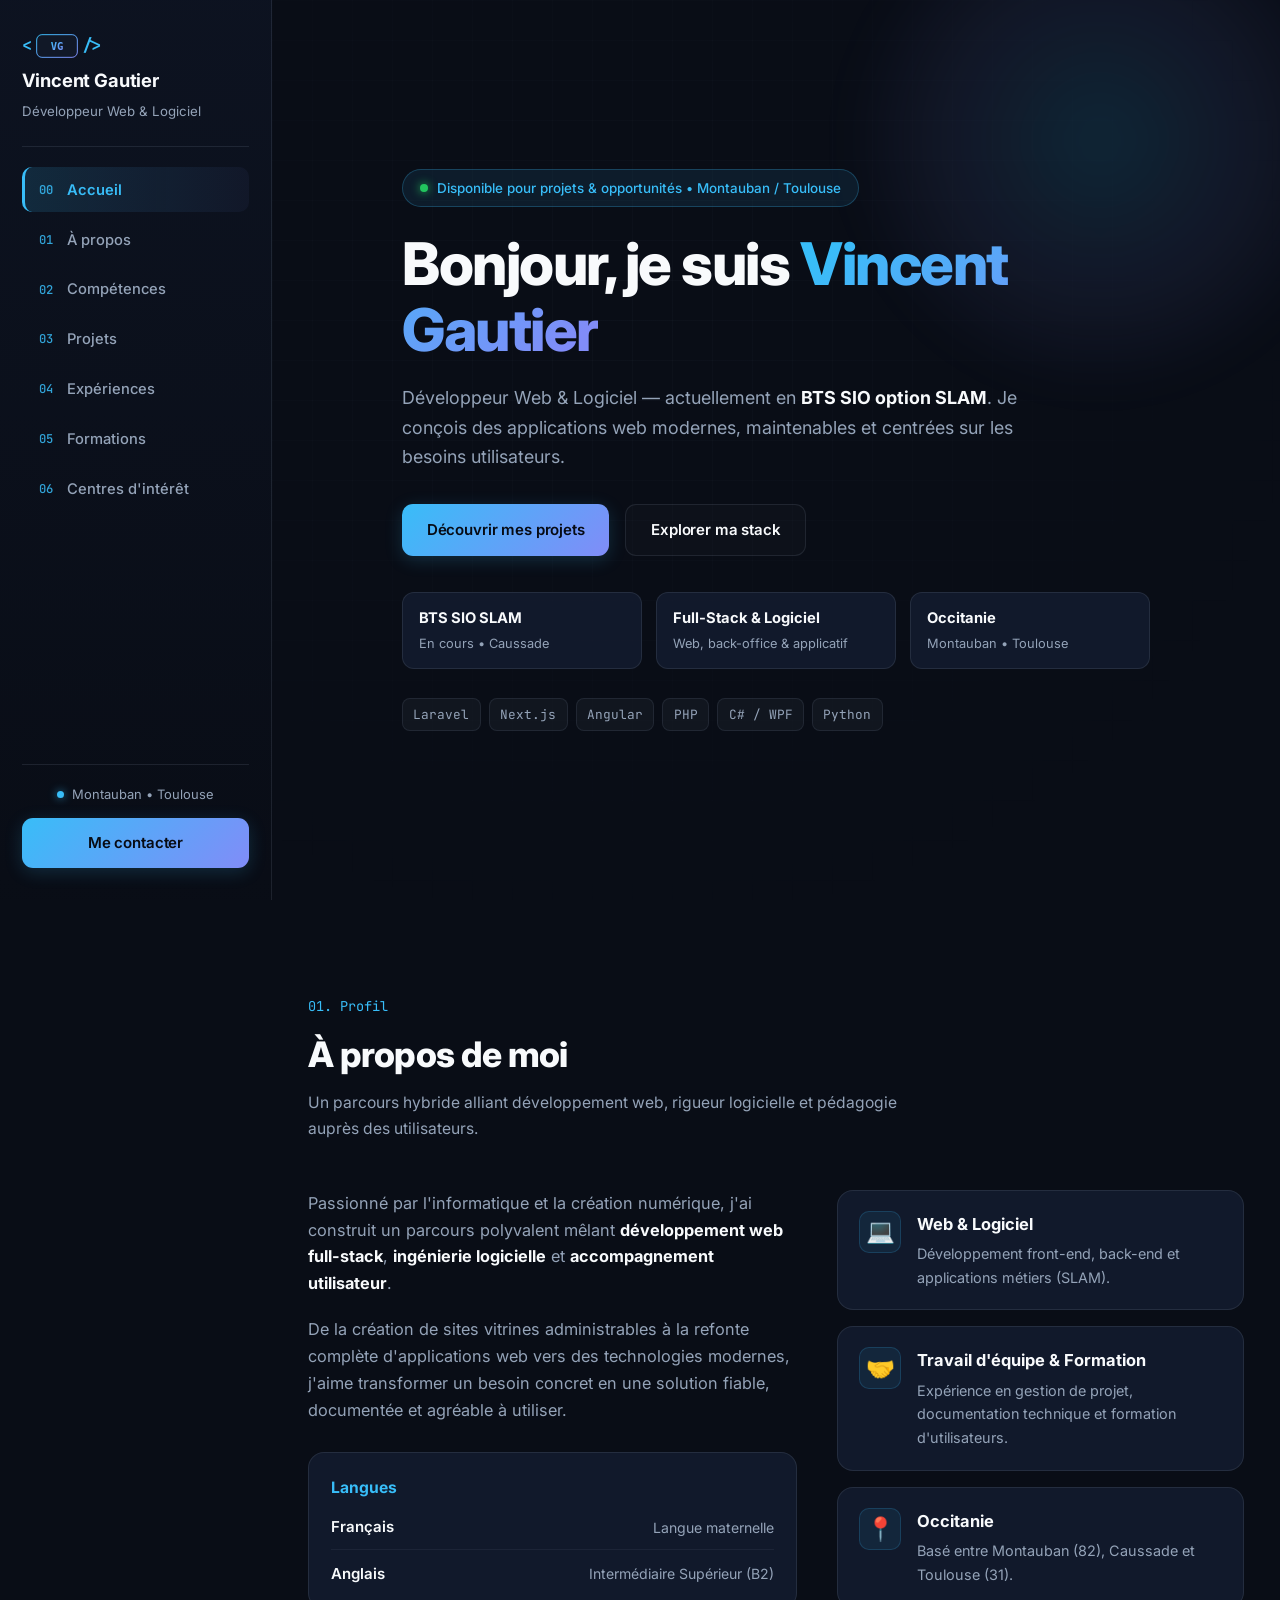
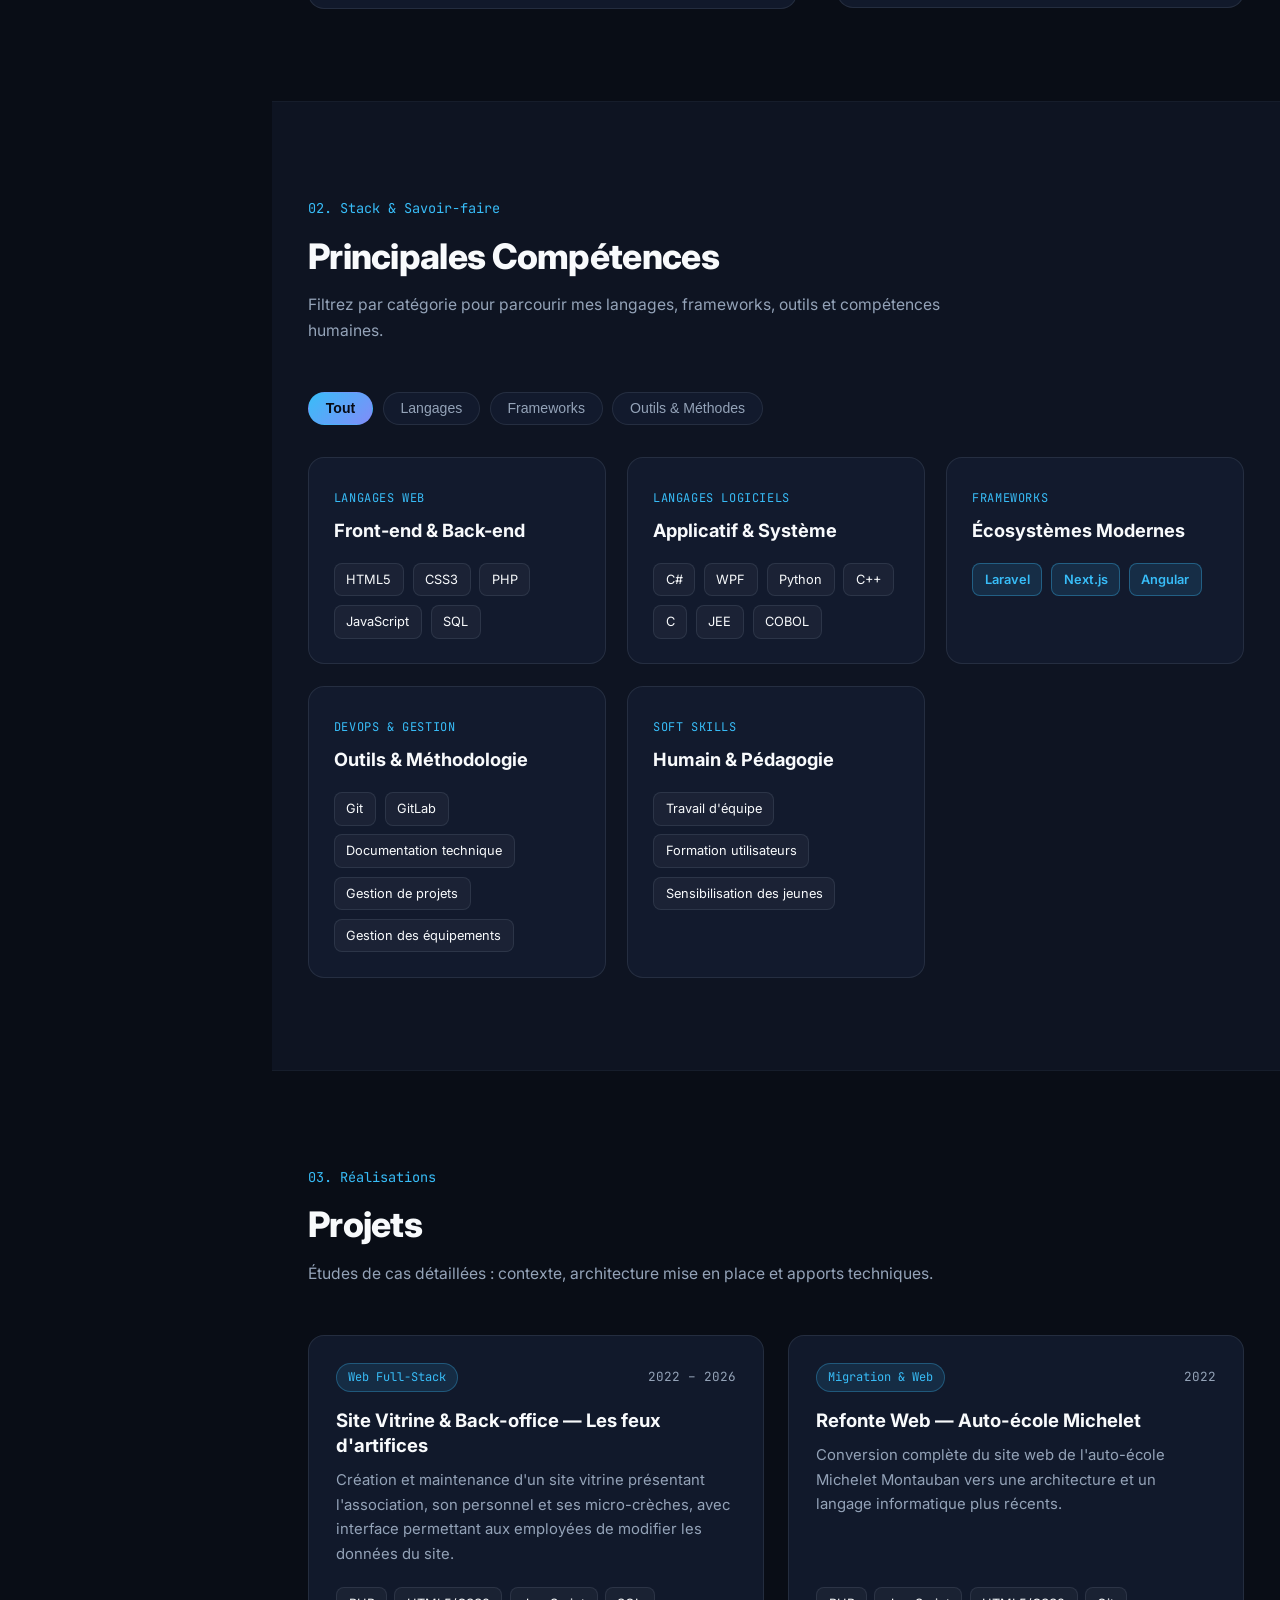
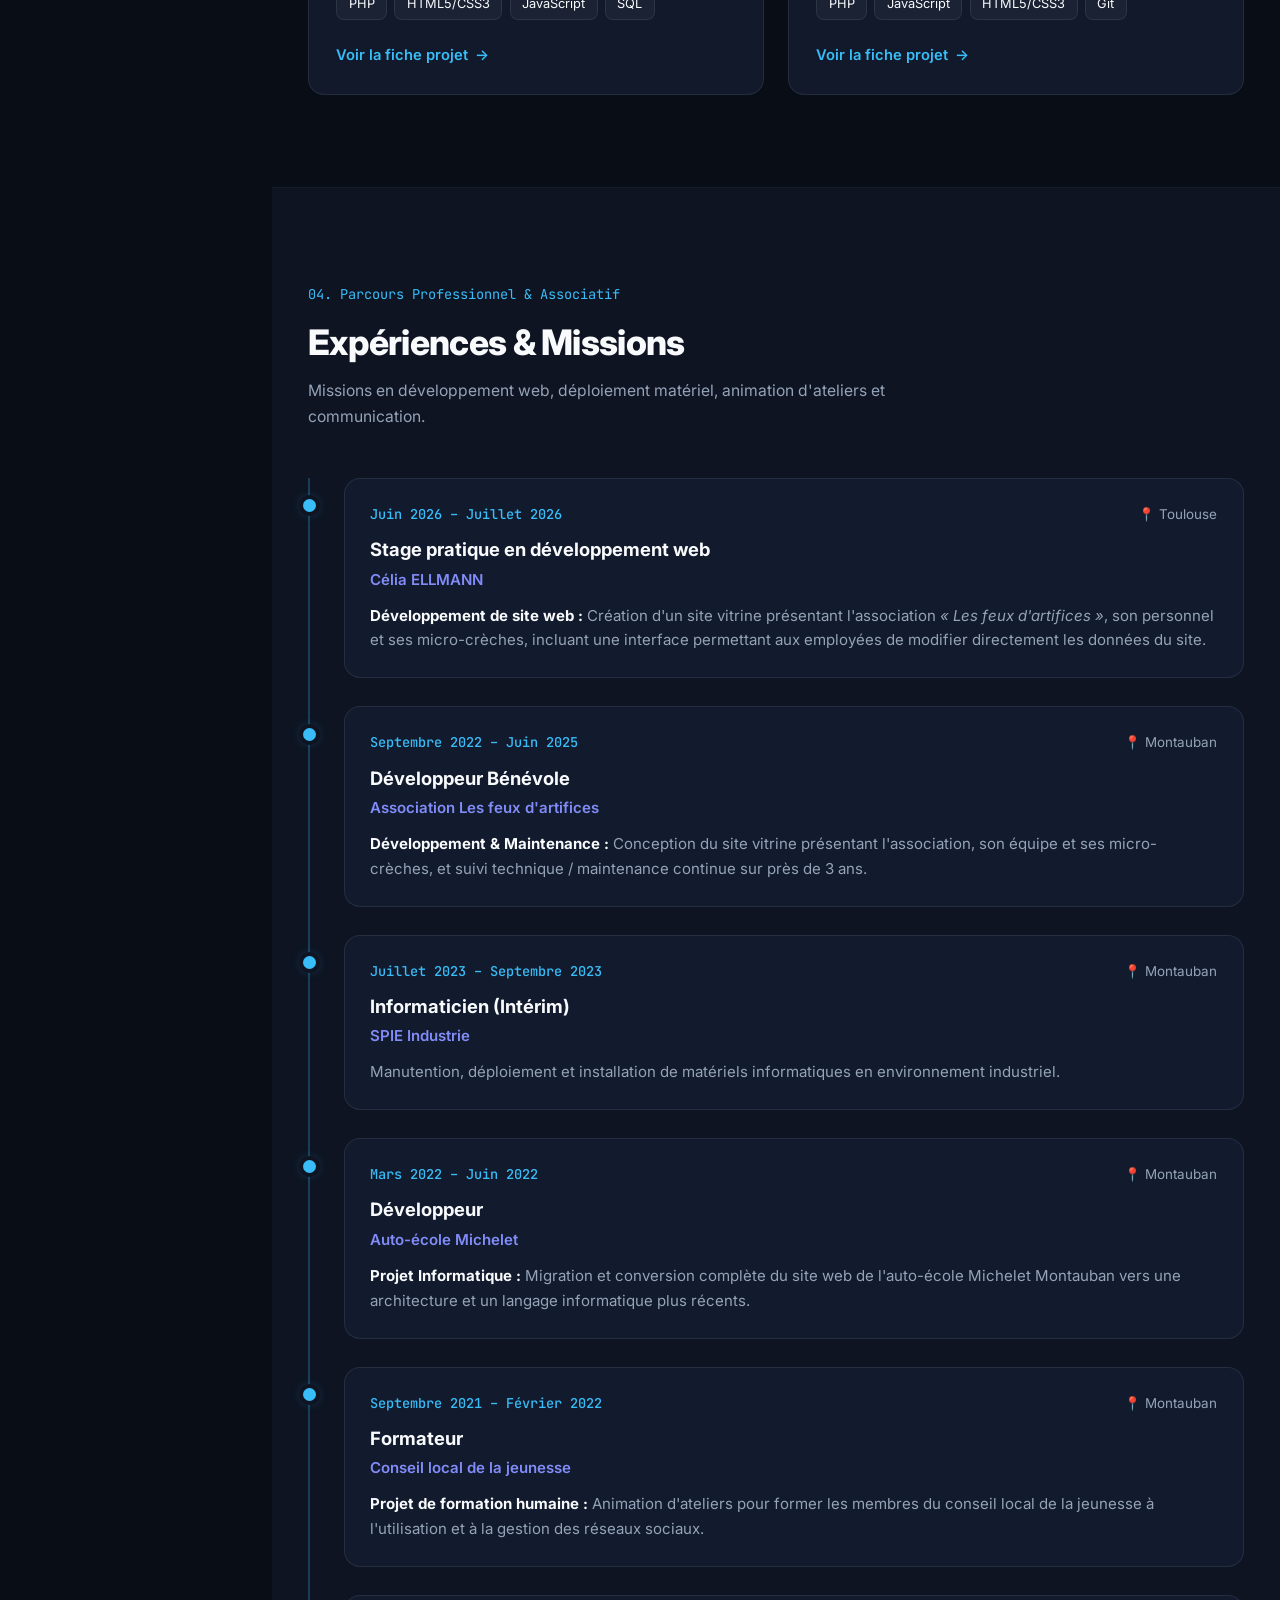
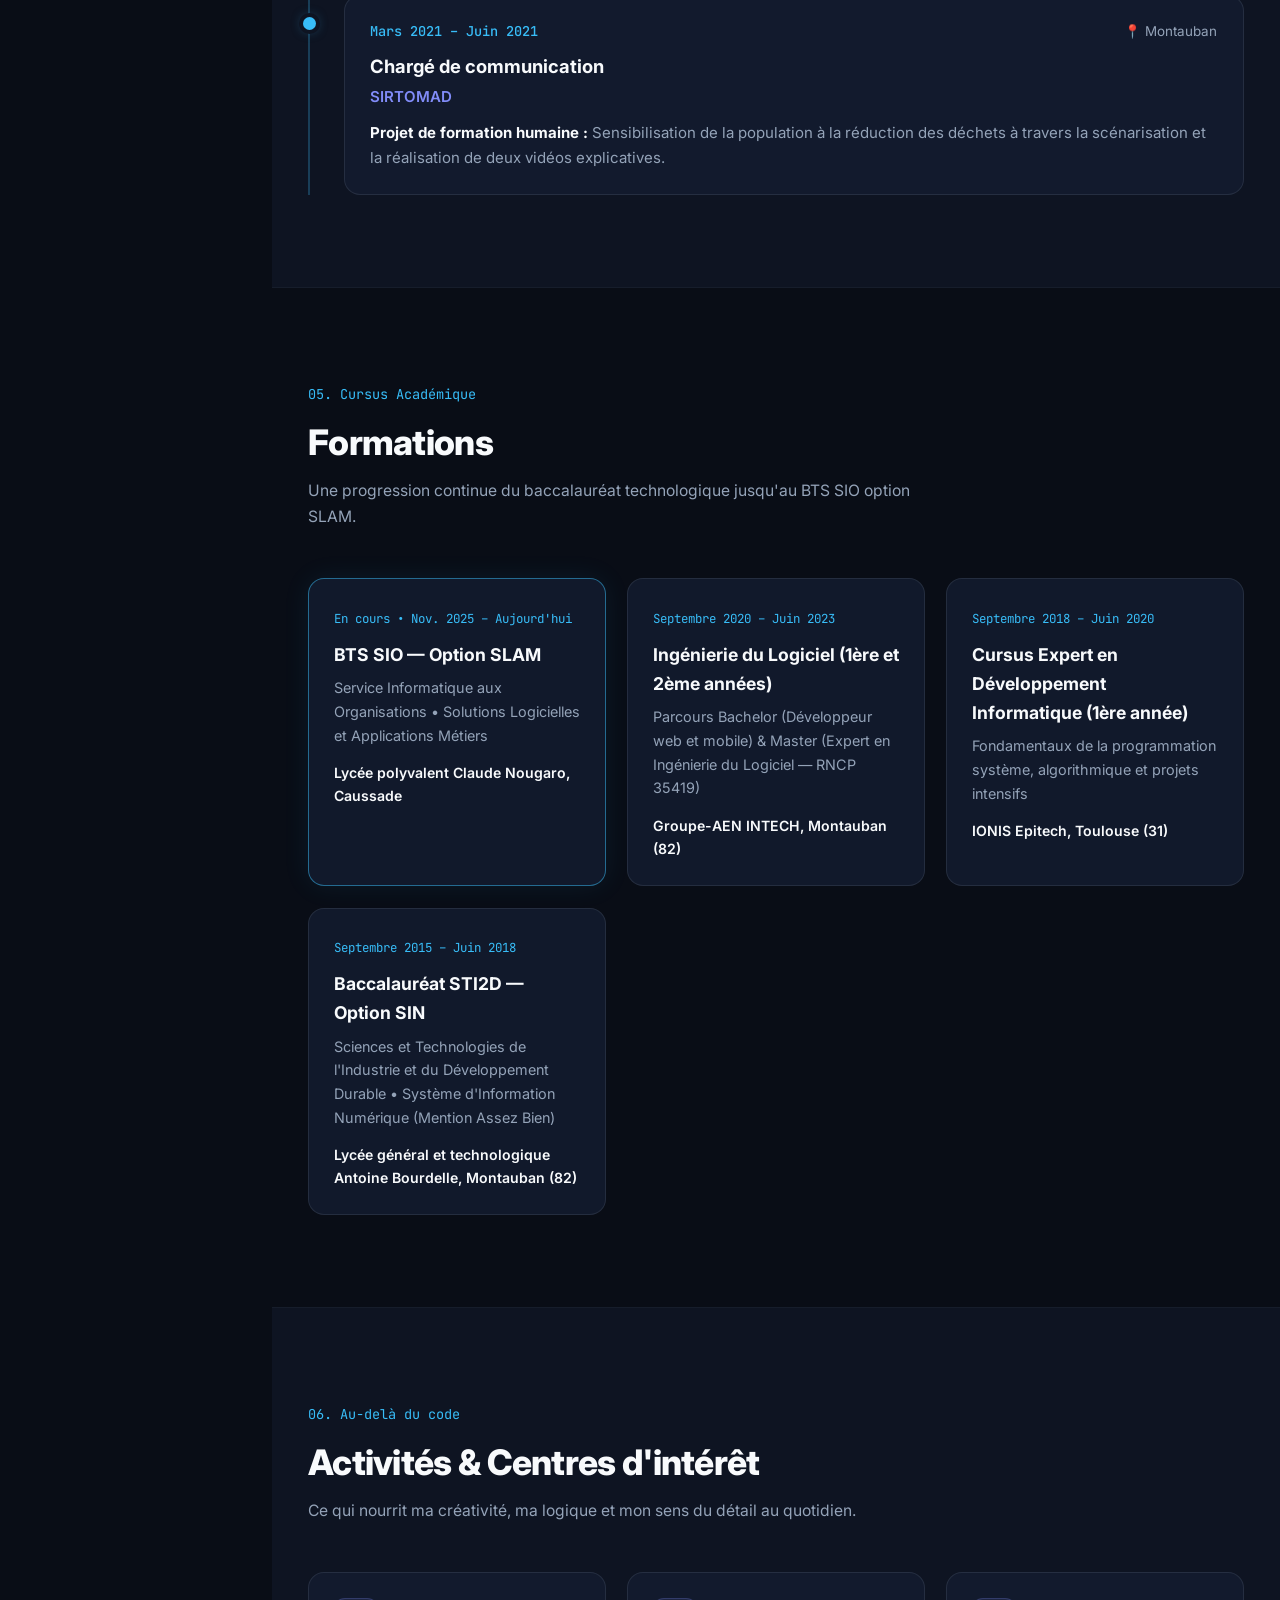
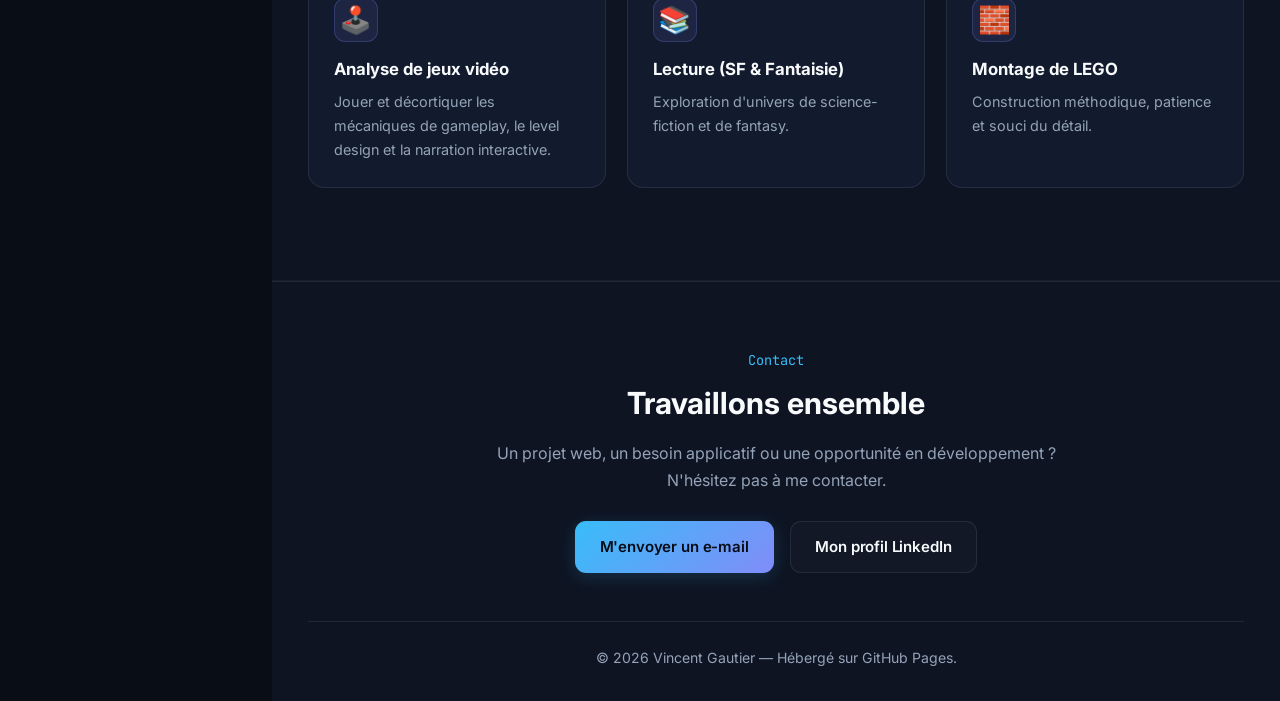
<file: index.html>
<!DOCTYPE html>
<html lang="fr" class="scroll-smooth">
<head>
  <meta charset="UTF-8" />
  <meta name="viewport" content="width=device-width, initial-scale=1.0" />
  <title>Vincent Gautier — Développeur Web &amp; Logiciel</title>
  <meta name="description" content="Portfolio de Vincent Gautier, développeur web et logiciel basé à Montauban / Toulouse (Laravel, Next.js, Angular, C#, Python, PHP)." />
  <link rel="icon" type="image/svg+xml" href="assets/favicon.svg" />
  <link rel="apple-touch-icon" href="assets/favicon.svg" />
  <meta name="theme-color" content="#090d16" />
  <link rel="preconnect" href="https://fonts.googleapis.com">
  <link rel="preconnect" href="https://fonts.gstatic.com" crossorigin>
  <link href="https://fonts.googleapis.com/css2?family=Inter:wght@300;400;500;600;700;800&family=JetBrains+Mono:wght@400;500;600&display=swap" rel="stylesheet">
  <link rel="stylesheet" href="style.css" />
</head>
<body>
  <!-- Barre supérieure mobile uniquement -->
  <header class="mobile-topbar">
    <a href="#accueil" class="logo">
      <span class="logo-bracket">&lt;</span><img src="assets/vg-logo.svg" alt="VG" class="logo-img" /><span class="logo-bracket">/&gt;</span>
      <span class="logo-name">Vincent Gautier</span>
    </a>
    <button class="menu-toggle" id="menu-toggle" aria-label="Ouvrir le menu">
      <span></span>
      <span></span>
      <span></span>
    </button>
  </header>

  <!-- Overlay mobile -->
  <div class="sidebar-overlay" id="sidebar-overlay"></div>

  <!-- Navigation latérale gauche (Sidebar) -->
  <aside class="sidebar" id="sidebar">
    <div class="sidebar-header">
      <a href="#accueil" class="logo">
        <div class="logo-row">
          <span class="logo-bracket">&lt;</span><img src="assets/vg-logo.svg" alt="VG" class="logo-img" /><span class="logo-bracket">/&gt;</span>
        </div>
        <span class="logo-name">Vincent Gautier</span>
      </a>
      <p class="sidebar-role">Développeur Web &amp; Logiciel</p>
    </div>

    <nav class="nav-links" id="nav-links">
      <a href="#accueil" class="nav-item active">
        <span class="nav-num">00</span>
        <span>Accueil</span>
      </a>
      <a href="#a-propos" class="nav-item">
        <span class="nav-num">01</span>
        <span>À propos</span>
      </a>
      <a href="#competences" class="nav-item">
        <span class="nav-num">02</span>
        <span>Compétences</span>
      </a>
      <a href="#projets" class="nav-item">
        <span class="nav-num">03</span>
        <span>Projets</span>
      </a>
      <a href="#experiences" class="nav-item">
        <span class="nav-num">04</span>
        <span>Expériences</span>
      </a>
      <a href="#formations" class="nav-item">
        <span class="nav-num">05</span>
        <span>Formations</span>
      </a>
      <a href="#interets" class="nav-item">
        <span class="nav-num">06</span>
        <span>Centres d'intérêt</span>
      </a>
    </nav>

    <div class="sidebar-footer">
      <div class="sidebar-status">
        <span class="mini-dot"></span>
        <span>Montauban • Toulouse</span>
      </div>
      <a href="#contact" class="btn btn-primary btn-block">Me contacter</a>
    </div>
  </aside>

  <!-- Contenu principal -->
  <main class="main-content">
    <!-- Hero Section -->
    <section class="hero" id="accueil">
      <div class="hero-glow"></div>
      <div class="hero-bg-grid"></div>
      <div class="container hero-content">
        <div class="hero-badge">
          <span class="status-dot"></span>
          Disponible pour projets &amp; opportunités • Montauban / Toulouse
        </div>
        <h1 class="hero-title">
          Bonjour, je suis <span class="gradient-text">Vincent Gautier</span>
        </h1>
        <p class="hero-subtitle">
          Développeur Web &amp; Logiciel — actuellement en <strong>BTS SIO option SLAM</strong>. Je conçois des applications web modernes, maintenables et centrées sur les besoins utilisateurs.
        </p>
        <div class="hero-actions">
          <a href="#projets" class="btn btn-primary">Découvrir mes projets</a>
          <a href="#competences" class="btn btn-outline">Explorer ma stack</a>
        </div>

        <div class="hero-highlights">
          <div class="highlight-pill">
            <span class="pill-value">BTS SIO SLAM</span>
            <span class="pill-label">En cours • Caussade</span>
          </div>
          <div class="highlight-pill">
            <span class="pill-value">Full-Stack &amp; Logiciel</span>
            <span class="pill-label">Web, back-office &amp; applicatif</span>
          </div>
          <div class="highlight-pill">
            <span class="pill-value">Occitanie</span>
            <span class="pill-label">Montauban • Toulouse</span>
          </div>
        </div>

        <div class="hero-tech-strip">
          <span class="tech-chip">Laravel</span>
          <span class="tech-chip">Next.js</span>
          <span class="tech-chip">Angular</span>
          <span class="tech-chip">PHP</span>
          <span class="tech-chip">C# / WPF</span>
          <span class="tech-chip">Python</span>
        </div>
      </div>
    </section>

    <!-- À propos -->
    <section class="section" id="a-propos">
      <div class="container">
        <div class="section-header">
          <span class="section-tag">01. Profil</span>
          <h2>À propos de moi</h2>
          <p class="section-lead">Un parcours hybride alliant développement web, rigueur logicielle et pédagogie auprès des utilisateurs.</p>
        </div>
        <div class="about-grid">
          <div class="about-text">
            <p>
              Passionné par l'informatique et la création numérique, j'ai construit un parcours polyvalent mêlant <strong>développement web full-stack</strong>, <strong>ingénierie logicielle</strong> et <strong>accompagnement utilisateur</strong>.
            </p>
            <p>
              De la création de sites vitrines administrables à la refonte complète d'applications web vers des technologies modernes, j'aime transformer un besoin concret en une solution fiable, documentée et agréable à utiliser.
            </p>
            <div class="languages-box">
              <h3>Langues</h3>
              <div class="lang-list">
                <div class="lang-item">
                  <span class="lang-name">Français</span>
                  <span class="lang-level">Langue maternelle</span>
                </div>
                <div class="lang-item">
                  <span class="lang-name">Anglais</span>
                  <span class="lang-level">Intermédiaire Supérieur (B2)</span>
                </div>
              </div>
            </div>
          </div>
          <div class="about-cards">
            <div class="stat-card">
              <div class="stat-icon">💻</div>
              <div>
                <h3>Web &amp; Logiciel</h3>
                <p>Développement front-end, back-end et applications métiers (SLAM).</p>
              </div>
            </div>
            <div class="stat-card">
              <div class="stat-icon">🤝</div>
              <div>
                <h3>Travail d'équipe &amp; Formation</h3>
                <p>Expérience en gestion de projet, documentation technique et formation d'utilisateurs.</p>
              </div>
            </div>
            <div class="stat-card">
              <div class="stat-icon">📍</div>
              <div>
                <h3>Occitanie</h3>
                <p>Basé entre Montauban (82), Caussade et Toulouse (31).</p>
              </div>
            </div>
          </div>
        </div>
      </div>
    </section>

    <!-- Compétences -->
    <section class="section section-alt" id="competences">
      <div class="container">
        <div class="section-header">
          <span class="section-tag">02. Stack &amp; Savoir-faire</span>
          <h2>Principales Compétences</h2>
          <p class="section-lead">Filtrez par catégorie pour parcourir mes langages, frameworks, outils et compétences humaines.</p>
        </div>

        <div class="skills-filter" id="skills-filter">
          <button class="filter-btn active" data-filter="all">Tout</button>
          <button class="filter-btn" data-filter="langages">Langages</button>
          <button class="filter-btn" data-filter="frameworks">Frameworks</button>
          <button class="filter-btn" data-filter="outils">Outils &amp; Méthodes</button>
        </div>

        <div class="skills-grid" id="skills-grid">
          <!-- Langages Web -->
          <div class="skill-card" data-category="langages">
            <div class="skill-card-header">
              <span class="skill-category-badge">Langages Web</span>
            </div>
            <h3>Front-end &amp; Back-end</h3>
            <div class="skill-tags">
              <span class="tech-tag">HTML5</span>
              <span class="tech-tag">CSS3</span>
              <span class="tech-tag">PHP</span>
              <span class="tech-tag">JavaScript</span>
              <span class="tech-tag">SQL</span>
            </div>
          </div>

          <!-- Langages Logiciels -->
          <div class="skill-card" data-category="langages">
            <div class="skill-card-header">
              <span class="skill-category-badge">Langages Logiciels</span>
            </div>
            <h3>Applicatif &amp; Système</h3>
            <div class="skill-tags">
              <span class="tech-tag">C#</span>
              <span class="tech-tag">WPF</span>
              <span class="tech-tag">Python</span>
              <span class="tech-tag">C++</span>
              <span class="tech-tag">C</span>
              <span class="tech-tag">JEE</span>
              <span class="tech-tag">COBOL</span>
            </div>
          </div>

          <!-- Frameworks -->
          <div class="skill-card" data-category="frameworks">
            <div class="skill-card-header">
              <span class="skill-category-badge">Frameworks</span>
            </div>
            <h3>Écosystèmes Modernes</h3>
            <div class="skill-tags">
              <span class="tech-tag highlight">Laravel</span>
              <span class="tech-tag highlight">Next.js</span>
              <span class="tech-tag highlight">Angular</span>
            </div>
          </div>

          <!-- Outils & Méthodes -->
          <div class="skill-card" data-category="outils">
            <div class="skill-card-header">
              <span class="skill-category-badge">DevOps &amp; Gestion</span>
            </div>
            <h3>Outils &amp; Méthodologie</h3>
            <div class="skill-tags">
              <span class="tech-tag">Git</span>
              <span class="tech-tag">GitLab</span>
              <span class="tech-tag">Documentation technique</span>
              <span class="tech-tag">Gestion de projets</span>
              <span class="tech-tag">Gestion des équipements</span>
            </div>
          </div>

          <!-- Soft Skills -->
          <div class="skill-card" data-category="outils">
            <div class="skill-card-header">
              <span class="skill-category-badge">Soft Skills</span>
            </div>
            <h3>Humain &amp; Pédagogie</h3>
            <div class="skill-tags">
              <span class="tech-tag">Travail d'équipe</span>
              <span class="tech-tag">Formation utilisateurs</span>
              <span class="tech-tag">Sensibilisation des jeunes</span>
            </div>
          </div>
        </div>
      </div>
    </section>

    <!-- Projets -->
    <section class="section" id="projets">
      <div class="container">
        <div class="section-header">
          <span class="section-tag">03. Réalisations</span>
          <h2>Projets</h2>
          <p class="section-lead">Études de cas détaillées : contexte, architecture mise en place et apports techniques.</p>
        </div>

        <div class="projects-grid">
          <article class="project-card">
            <div class="project-card-top">
              <span class="project-badge">Web Full-Stack</span>
              <span class="project-date">2022 – 2026</span>
            </div>
            <h3>Site Vitrine &amp; Back-office — Les feux d'artifices</h3>
            <p class="project-desc">
              Création et maintenance d'un site vitrine présentant l'association, son personnel et ses micro-crèches, avec interface permettant aux employées de modifier les données du site.
            </p>
            <div class="project-tags">
              <span class="tech-tag">PHP</span>
              <span class="tech-tag">HTML5/CSS3</span>
              <span class="tech-tag">JavaScript</span>
              <span class="tech-tag">SQL</span>
            </div>
            <a href="projets/les-feux-dartifices.html" class="project-link">
              Voir la fiche projet <span class="link-arrow" aria-hidden="true">→</span>
            </a>
          </article>

          <article class="project-card">
            <div class="project-card-top">
              <span class="project-badge">Migration &amp; Web</span>
              <span class="project-date">2022</span>
            </div>
            <h3>Refonte Web — Auto-école Michelet</h3>
            <p class="project-desc">
              Conversion complète du site web de l'auto-école Michelet Montauban vers une architecture et un langage informatique plus récents.
            </p>
            <div class="project-tags">
              <span class="tech-tag">PHP</span>
              <span class="tech-tag">JavaScript</span>
              <span class="tech-tag">HTML5/CSS3</span>
              <span class="tech-tag">Git</span>
            </div>
            <a href="projets/auto-ecole-michelet.html" class="project-link">
              Voir la fiche projet <span class="link-arrow" aria-hidden="true">→</span>
            </a>
          </article>

        </div>
      </div>
    </section>

    <!-- Expériences -->
    <section class="section section-alt" id="experiences">
      <div class="container">
        <div class="section-header">
          <span class="section-tag">04. Parcours Professionnel &amp; Associatif</span>
          <h2>Expériences &amp; Missions</h2>
          <p class="section-lead">Missions en développement web, déploiement matériel, animation d'ateliers et communication.</p>
        </div>

        <div class="timeline">
          <article class="timeline-item">
            <div class="timeline-marker"></div>
            <div class="timeline-content">
              <div class="timeline-top">
                <span class="timeline-date">Juin 2026 – Juillet 2026</span>
                <span class="timeline-location">📍 Toulouse</span>
              </div>
              <h3>Stage pratique en développement web</h3>
              <p class="timeline-company">Célia ELLMANN</p>
              <p class="timeline-desc">
                <strong>Développement de site web :</strong> Création d'un site vitrine présentant l'association <em>« Les feux d'artifices »</em>, son personnel et ses micro-crèches, incluant une interface permettant aux employées de modifier directement les données du site.
              </p>
            </div>
          </article>

          <article class="timeline-item">
            <div class="timeline-marker"></div>
            <div class="timeline-content">
              <div class="timeline-top">
                <span class="timeline-date">Septembre 2022 – Juin 2025</span>
                <span class="timeline-location">📍 Montauban</span>
              </div>
              <h3>Développeur Bénévole</h3>
              <p class="timeline-company">Association Les feux d'artifices</p>
              <p class="timeline-desc">
                <strong>Développement &amp; Maintenance :</strong> Conception du site vitrine présentant l'association, son équipe et ses micro-crèches, et suivi technique / maintenance continue sur près de 3 ans.
              </p>
            </div>
          </article>

          <article class="timeline-item">
            <div class="timeline-marker"></div>
            <div class="timeline-content">
              <div class="timeline-top">
                <span class="timeline-date">Juillet 2023 – Septembre 2023</span>
                <span class="timeline-location">📍 Montauban</span>
              </div>
              <h3>Informaticien (Intérim)</h3>
              <p class="timeline-company">SPIE Industrie</p>
              <p class="timeline-desc">
                Manutention, déploiement et installation de matériels informatiques en environnement industriel.
              </p>
            </div>
          </article>

          <article class="timeline-item">
            <div class="timeline-marker"></div>
            <div class="timeline-content">
              <div class="timeline-top">
                <span class="timeline-date">Mars 2022 – Juin 2022</span>
                <span class="timeline-location">📍 Montauban</span>
              </div>
              <h3>Développeur</h3>
              <p class="timeline-company">Auto-école Michelet</p>
              <p class="timeline-desc">
                <strong>Projet Informatique :</strong> Migration et conversion complète du site web de l'auto-école Michelet Montauban vers une architecture et un langage informatique plus récents.
              </p>
            </div>
          </article>

          <article class="timeline-item">
            <div class="timeline-marker"></div>
            <div class="timeline-content">
              <div class="timeline-top">
                <span class="timeline-date">Septembre 2021 – Février 2022</span>
                <span class="timeline-location">📍 Montauban</span>
              </div>
              <h3>Formateur</h3>
              <p class="timeline-company">Conseil local de la jeunesse</p>
              <p class="timeline-desc">
                <strong>Projet de formation humaine :</strong> Animation d'ateliers pour former les membres du conseil local de la jeunesse à l'utilisation et à la gestion des réseaux sociaux.
              </p>
            </div>
          </article>

          <article class="timeline-item">
            <div class="timeline-marker"></div>
            <div class="timeline-content">
              <div class="timeline-top">
                <span class="timeline-date">Mars 2021 – Juin 2021</span>
                <span class="timeline-location">📍 Montauban</span>
              </div>
              <h3>Chargé de communication</h3>
              <p class="timeline-company">SIRTOMAD</p>
              <p class="timeline-desc">
                <strong>Projet de formation humaine :</strong> Sensibilisation de la population à la réduction des déchets à travers la scénarisation et la réalisation de deux vidéos explicatives.
              </p>
            </div>
          </article>
        </div>
      </div>
    </section>

    <!-- Formations -->
    <section class="section" id="formations">
      <div class="container">
        <div class="section-header">
          <span class="section-tag">05. Cursus Académique</span>
          <h2>Formations</h2>
          <p class="section-lead">Une progression continue du baccalauréat technologique jusqu'au BTS SIO option SLAM.</p>
        </div>

        <div class="education-grid">
          <div class="edu-card current">
            <div class="edu-badge">En cours • Nov. 2025 – Aujourd'hui</div>
            <h3>BTS SIO — Option SLAM</h3>
            <p class="edu-subtitle">Service Informatique aux Organisations • Solutions Logicielles et Applications Métiers</p>
            <p class="edu-school">Lycée polyvalent Claude Nougaro, Caussade</p>
          </div>

          <div class="edu-card">
            <div class="edu-badge">Septembre 2020 – Juin 2023</div>
            <h3>Ingénierie du Logiciel (1ère et 2ème années)</h3>
            <p class="edu-subtitle">Parcours Bachelor (Développeur web et mobile) &amp; Master (Expert en Ingénierie du Logiciel — RNCP 35419)</p>
            <p class="edu-school">Groupe-AEN INTECH, Montauban (82)</p>
          </div>

          <div class="edu-card">
            <div class="edu-badge">Septembre 2018 – Juin 2020</div>
            <h3>Cursus Expert en Développement Informatique (1ère année)</h3>
            <p class="edu-subtitle">Fondamentaux de la programmation système, algorithmique et projets intensifs</p>
            <p class="edu-school">IONIS Epitech, Toulouse (31)</p>
          </div>

          <div class="edu-card">
            <div class="edu-badge">Septembre 2015 – Juin 2018</div>
            <h3>Baccalauréat STI2D — Option SIN</h3>
            <p class="edu-subtitle">Sciences et Technologies de l'Industrie et du Développement Durable • Système d'Information Numérique (Mention Assez Bien)</p>
            <p class="edu-school">Lycée général et technologique Antoine Bourdelle, Montauban (82)</p>
          </div>
        </div>
      </div>
    </section>

    <!-- Centres d'intérêt -->
    <section class="section section-alt" id="interets">
      <div class="container">
        <div class="section-header">
          <span class="section-tag">06. Au-delà du code</span>
          <h2>Activités &amp; Centres d'intérêt</h2>
          <p class="section-lead">Ce qui nourrit ma créativité, ma logique et mon sens du détail au quotidien.</p>
        </div>

        <div class="interests-grid">
          <div class="interest-card">
            <span class="interest-icon">🕹️</span>
            <h3>Analyse de jeux vidéo</h3>
            <p>Jouer et décortiquer les mécaniques de gameplay, le level design et la narration interactive.</p>
          </div>
          <div class="interest-card">
            <span class="interest-icon">📚</span>
            <h3>Lecture (SF &amp; Fantaisie)</h3>
            <p>Exploration d'univers de science-fiction et de fantasy.</p>
          </div>
          <div class="interest-card">
            <span class="interest-icon">🧱</span>
            <h3>Montage de LEGO</h3>
            <p>Construction méthodique, patience et souci du détail.</p>
          </div>
        </div>
      </div>
    </section>

    <!-- Contact / Footer -->
    <footer class="footer" id="contact">
      <div class="container footer-content">
        <div class="footer-cta">
          <span class="section-tag">Contact</span>
          <h2>Travaillons ensemble</h2>
          <p>Un projet web, un besoin applicatif ou une opportunité en développement ? N'hésitez pas à me contacter.</p>
          <div class="footer-buttons">
            <a href="mailto:vincent.andre.gautier@gmail.com" class="btn btn-primary">M'envoyer un e-mail</a>
            <a href="https://www.linkedin.com/in/vincent-gautier-11743b26a" target="_blank" rel="noopener noreferrer" class="btn btn-outline">Mon profil LinkedIn</a>
          </div>
        </div>
        <div class="footer-bottom">
          <p>© <span id="year">2026</span> Vincent Gautier — Hébergé sur GitHub Pages.</p>
        </div>
      </div>
    </footer>
  </main>

  <script src="script.js"></script>
</body>
</html>
</file>
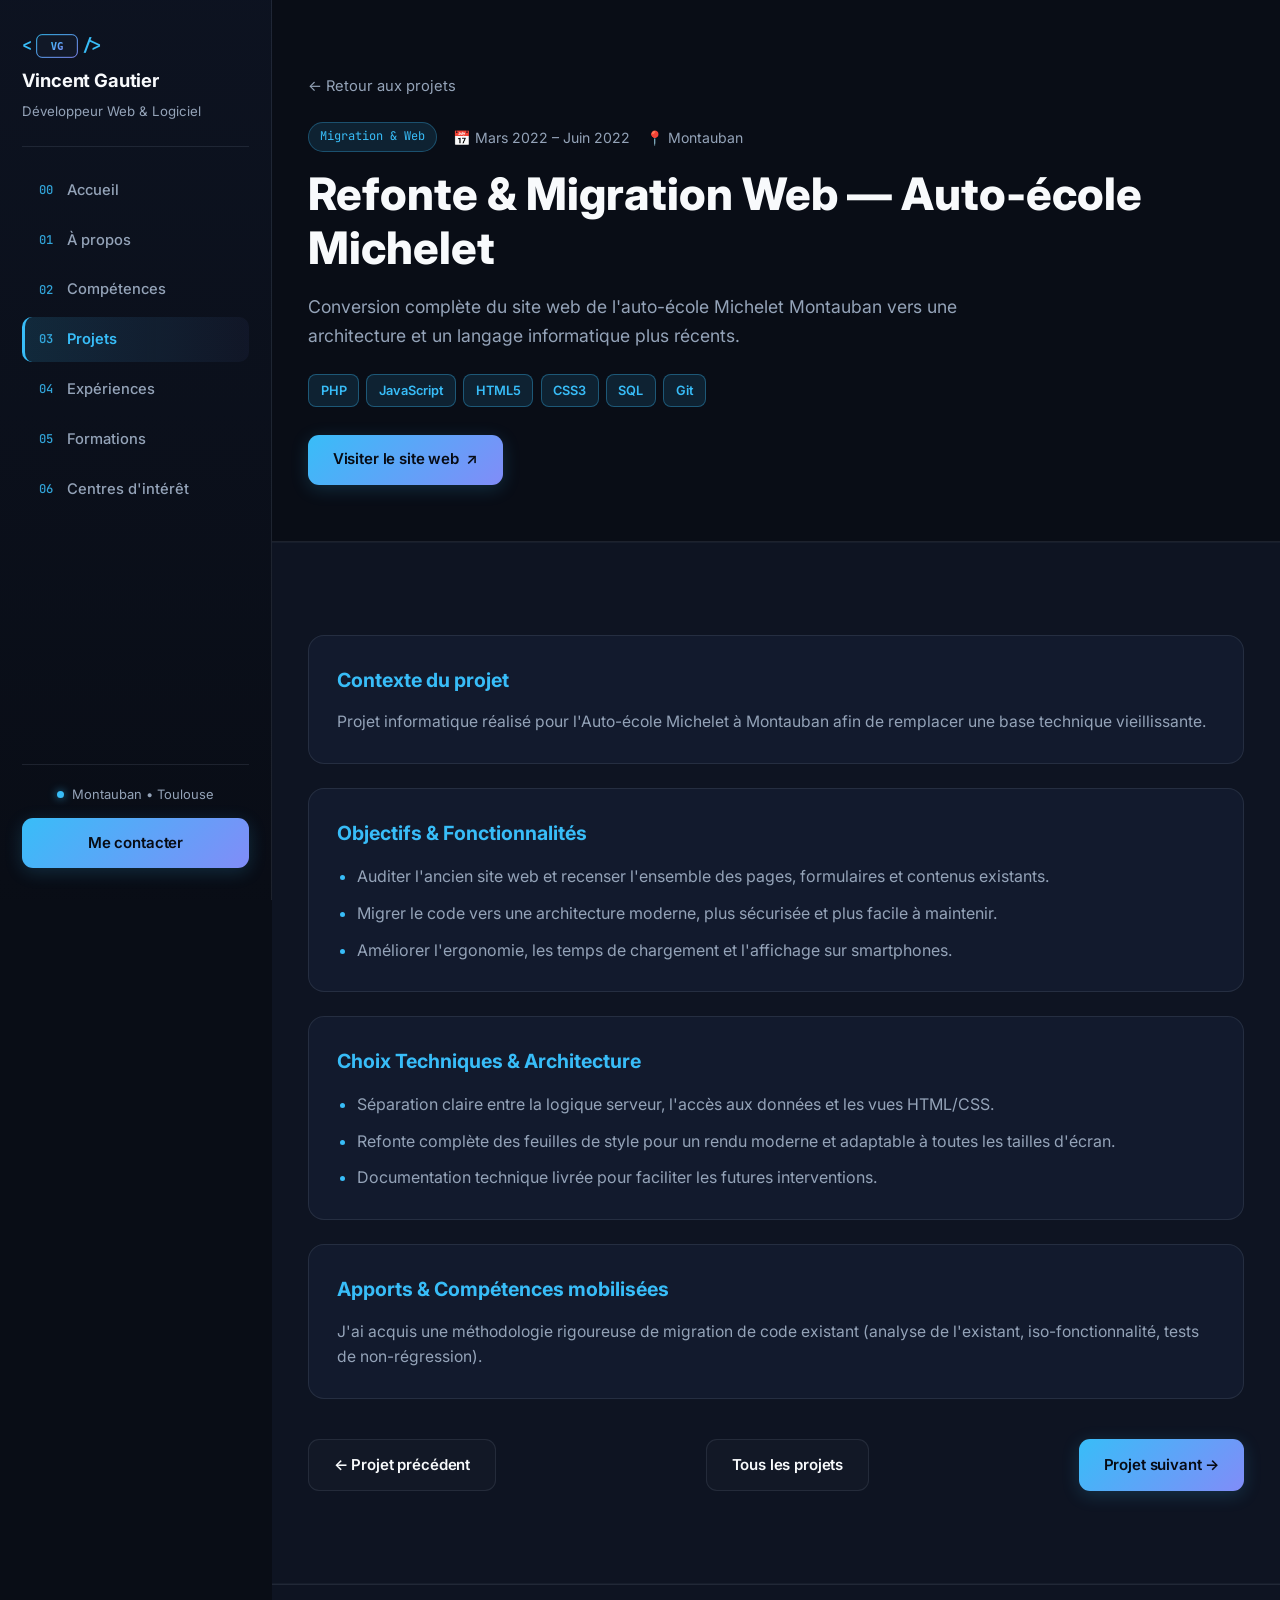
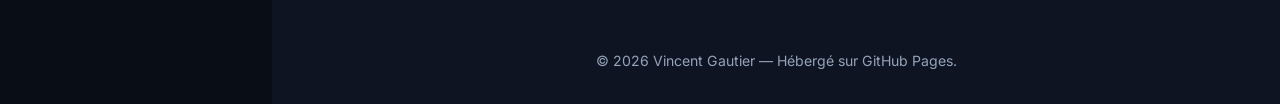
<file: projets/auto-ecole-michelet.html>
<!DOCTYPE html>
<html lang="fr" class="scroll-smooth">
<head>
  <meta charset="UTF-8" />
  <meta name="viewport" content="width=device-width, initial-scale=1.0" />
  <title>Refonte & Migration Web — Auto-école Michelet — Vincent Gautier</title>
  <meta name="description" content="Conversion complète du site web de l'auto-école Michelet Montauban vers une architecture et un langage informatique plus récents." />
  <link rel="icon" type="image/svg+xml" href="../assets/favicon.svg" />
  <link rel="apple-touch-icon" href="../assets/favicon.svg" />
  <meta name="theme-color" content="#090d16" />
  <link rel="preconnect" href="https://fonts.googleapis.com">
  <link rel="preconnect" href="https://fonts.gstatic.com" crossorigin>
  <link href="https://fonts.googleapis.com/css2?family=Inter:wght@300;400;500;600;700;800&family=JetBrains+Mono:wght@400;500;600&display=swap" rel="stylesheet">
  <link rel="stylesheet" href="../style.css" />
</head>
<body>
  <!-- Barre supérieure mobile uniquement -->
  <header class="mobile-topbar">
    <a href="../index.html#accueil" class="logo">
      <span class="logo-bracket">&lt;</span><img src="../assets/vg-logo.svg" alt="VG" class="logo-img" /><span class="logo-bracket">/&gt;</span>
      <span class="logo-name">Vincent Gautier</span>
    </a>
    <button class="menu-toggle" id="menu-toggle" aria-label="Ouvrir le menu">
      <span></span>
      <span></span>
      <span></span>
    </button>
  </header>

  <!-- Overlay mobile -->
  <div class="sidebar-overlay" id="sidebar-overlay"></div>

  <!-- Navigation latérale gauche (Sidebar) -->
  <aside class="sidebar" id="sidebar">
    <div class="sidebar-header">
      <a href="../index.html#accueil" class="logo">
        <div class="logo-row">
          <span class="logo-bracket">&lt;</span><img src="../assets/vg-logo.svg" alt="VG" class="logo-img" /><span class="logo-bracket">/&gt;</span>
        </div>
        <span class="logo-name">Vincent Gautier</span>
      </a>
      <p class="sidebar-role">Développeur Web &amp; Logiciel</p>
    </div>

    <nav class="nav-links" id="nav-links">
      <a href="../index.html#accueil" class="nav-item">
        <span class="nav-num">00</span>
        <span>Accueil</span>
      </a>
      <a href="../index.html#a-propos" class="nav-item">
        <span class="nav-num">01</span>
        <span>À propos</span>
      </a>
      <a href="../index.html#competences" class="nav-item">
        <span class="nav-num">02</span>
        <span>Compétences</span>
      </a>
      <a href="../index.html#projets" class="nav-item active">
        <span class="nav-num">03</span>
        <span>Projets</span>
      </a>
      <a href="../index.html#experiences" class="nav-item">
        <span class="nav-num">04</span>
        <span>Expériences</span>
      </a>
      <a href="../index.html#formations" class="nav-item">
        <span class="nav-num">05</span>
        <span>Formations</span>
      </a>
      <a href="../index.html#interets" class="nav-item">
        <span class="nav-num">06</span>
        <span>Centres d'intérêt</span>
      </a>
    </nav>

    <div class="sidebar-footer">
      <div class="sidebar-status">
        <span class="mini-dot"></span>
        <span>Montauban • Toulouse</span>
      </div>
      <a href="../index.html#contact" class="btn btn-primary btn-block">Me contacter</a>
    </div>
  </aside>

  <!-- Contenu principal de la fiche projet -->
  <main class="main-content">
    <section class="project-detail-hero">
      <div class="container">
        <a href="../index.html#projets" class="back-link">← Retour aux projets</a>
        <div class="project-meta-row">
          <span class="project-badge">Migration & Web</span>
          <span class="project-meta-item">📅 Mars 2022 – Juin 2022</span>
          <span class="project-meta-item">📍 Montauban</span>
        </div>
        <h1 class="project-detail-title">Refonte & Migration Web — Auto-école Michelet</h1>
        <p class="project-detail-lead">Conversion complète du site web de l'auto-école Michelet Montauban vers une architecture et un langage informatique plus récents.</p>
        <div class="project-tags">
            <span class="tech-tag highlight">PHP</span>
            <span class="tech-tag highlight">JavaScript</span>
            <span class="tech-tag highlight">HTML5</span>
            <span class="tech-tag highlight">CSS3</span>
            <span class="tech-tag highlight">SQL</span>
            <span class="tech-tag highlight">Git</span>
        </div>
        <!-- Remplacer href="#" par l'URL du site web du projet -->
        <div class="project-detail-actions">
          <a href="https://www.auto-ecole-michelet.fr/" target="_blank" rel="noopener noreferrer" class="btn btn-primary">
            Visiter le site web <span aria-hidden="true" style="margin-left: 0.45rem;">↗</span>
          </a>
        </div>
      </div>
    </section>

    <section class="section section-alt">
      <div class="container project-detail-grid">
        <div class="detail-card">
          <h2>Contexte du projet</h2>
          <p>Projet informatique réalisé pour l'Auto-école Michelet à Montauban afin de remplacer une base technique vieillissante.</p>
        </div>

        <div class="detail-card">
          <h2>Objectifs &amp; Fonctionnalités</h2>
          <ul class="detail-list">
            <li>Auditer l'ancien site web et recenser l'ensemble des pages, formulaires et contenus existants.</li>
            <li>Migrer le code vers une architecture moderne, plus sécurisée et plus facile à maintenir.</li>
            <li>Améliorer l'ergonomie, les temps de chargement et l'affichage sur smartphones.</li>
          </ul>
        </div>

        <div class="detail-card">
          <h2>Choix Techniques &amp; Architecture</h2>
          <ul class="detail-list">
            <li>Séparation claire entre la logique serveur, l'accès aux données et les vues HTML/CSS.</li>
            <li>Refonte complète des feuilles de style pour un rendu moderne et adaptable à toutes les tailles d'écran.</li>
            <li>Documentation technique livrée pour faciliter les futures interventions.</li>
          </ul>
        </div>

        <div class="detail-card">
          <h2>Apports &amp; Compétences mobilisées</h2>
          <p>J'ai acquis une méthodologie rigoureuse de migration de code existant (analyse de l'existant, iso-fonctionnalité, tests de non-régression).</p>
        </div>

        <div class="project-nav-footer">
          <a href="les-feux-dartifices.html" class="btn btn-outline">← Projet précédent</a>
          <a href="../index.html#projets" class="btn btn-outline">Tous les projets</a>
          <a href="creation-jeu-video.html" class="btn btn-primary">Projet suivant →</a>
        </div>
      </div>
    </section>

    <footer class="footer">
      <div class="container">
        <div class="footer-bottom" style="border-top: none; padding-top: 0;">
          <p>© <span id="year">2026</span> Vincent Gautier — Hébergé sur GitHub Pages.</p>
        </div>
      </div>
    </footer>
  </main>

  <script src="../script.js"></script>
</body>
</html>
</file>
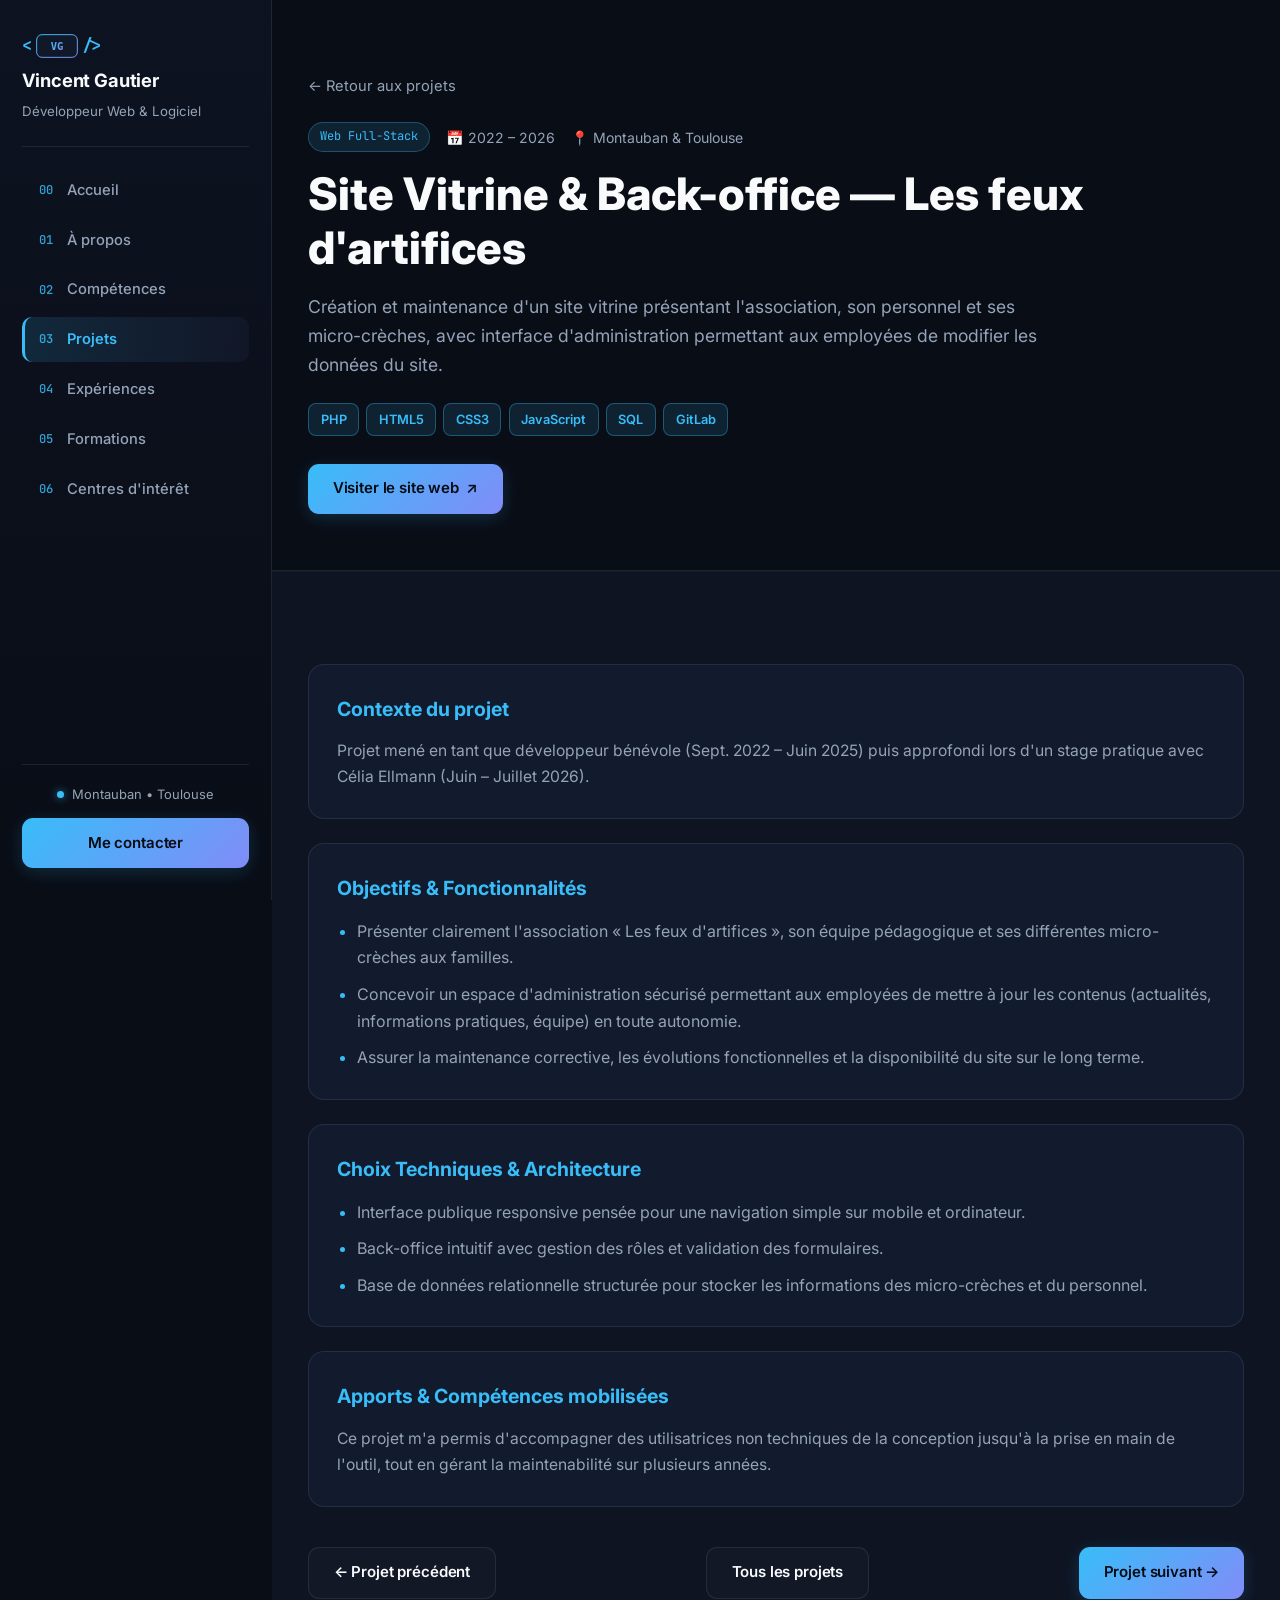
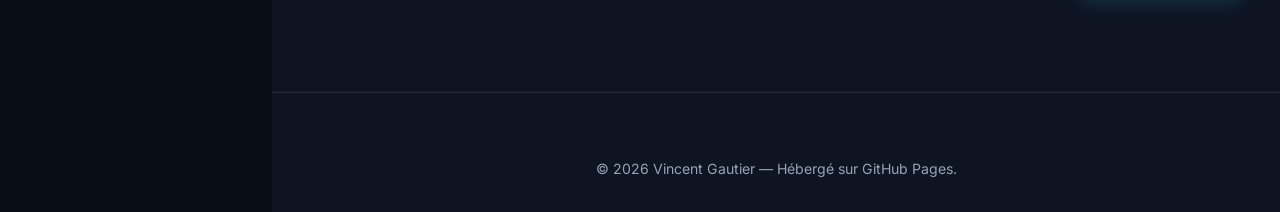
<file: projets/les-feux-dartifices.html>
<!DOCTYPE html>
<html lang="fr" class="scroll-smooth">
<head>
  <meta charset="UTF-8" />
  <meta name="viewport" content="width=device-width, initial-scale=1.0" />
  <title>Site Vitrine & Back-office — Les feux d'artifices — Vincent Gautier</title>
  <meta name="description" content="Création et maintenance d'un site vitrine présentant l'association, son personnel et ses micro-crèches, avec interface d'administration permettant aux employées de modifier les données du site." />
  <link rel="icon" type="image/svg+xml" href="../assets/favicon.svg" />
  <link rel="apple-touch-icon" href="../assets/favicon.svg" />
  <meta name="theme-color" content="#090d16" />
  <link rel="preconnect" href="https://fonts.googleapis.com">
  <link rel="preconnect" href="https://fonts.gstatic.com" crossorigin>
  <link href="https://fonts.googleapis.com/css2?family=Inter:wght@300;400;500;600;700;800&family=JetBrains+Mono:wght@400;500;600&display=swap" rel="stylesheet">
  <link rel="stylesheet" href="../style.css" />
</head>
<body>
  <!-- Barre supérieure mobile uniquement -->
  <header class="mobile-topbar">
    <a href="../index.html#accueil" class="logo">
      <span class="logo-bracket">&lt;</span><img src="../assets/vg-logo.svg" alt="VG" class="logo-img" /><span class="logo-bracket">/&gt;</span>
      <span class="logo-name">Vincent Gautier</span>
    </a>
    <button class="menu-toggle" id="menu-toggle" aria-label="Ouvrir le menu">
      <span></span>
      <span></span>
      <span></span>
    </button>
  </header>

  <!-- Overlay mobile -->
  <div class="sidebar-overlay" id="sidebar-overlay"></div>

  <!-- Navigation latérale gauche (Sidebar) -->
  <aside class="sidebar" id="sidebar">
    <div class="sidebar-header">
      <a href="../index.html#accueil" class="logo">
        <div class="logo-row">
          <span class="logo-bracket">&lt;</span><img src="../assets/vg-logo.svg" alt="VG" class="logo-img" /><span class="logo-bracket">/&gt;</span>
        </div>
        <span class="logo-name">Vincent Gautier</span>
      </a>
      <p class="sidebar-role">Développeur Web &amp; Logiciel</p>
    </div>

    <nav class="nav-links" id="nav-links">
      <a href="../index.html#accueil" class="nav-item">
        <span class="nav-num">00</span>
        <span>Accueil</span>
      </a>
      <a href="../index.html#a-propos" class="nav-item">
        <span class="nav-num">01</span>
        <span>À propos</span>
      </a>
      <a href="../index.html#competences" class="nav-item">
        <span class="nav-num">02</span>
        <span>Compétences</span>
      </a>
      <a href="../index.html#projets" class="nav-item active">
        <span class="nav-num">03</span>
        <span>Projets</span>
      </a>
      <a href="../index.html#experiences" class="nav-item">
        <span class="nav-num">04</span>
        <span>Expériences</span>
      </a>
      <a href="../index.html#formations" class="nav-item">
        <span class="nav-num">05</span>
        <span>Formations</span>
      </a>
      <a href="../index.html#interets" class="nav-item">
        <span class="nav-num">06</span>
        <span>Centres d'intérêt</span>
      </a>
    </nav>

    <div class="sidebar-footer">
      <div class="sidebar-status">
        <span class="mini-dot"></span>
        <span>Montauban • Toulouse</span>
      </div>
      <a href="../index.html#contact" class="btn btn-primary btn-block">Me contacter</a>
    </div>
  </aside>

  <!-- Contenu principal de la fiche projet -->
  <main class="main-content">
    <section class="project-detail-hero">
      <div class="container">
        <a href="../index.html#projets" class="back-link">← Retour aux projets</a>
        <div class="project-meta-row">
          <span class="project-badge">Web Full-Stack</span>
          <span class="project-meta-item">📅 2022 – 2026</span>
          <span class="project-meta-item">📍 Montauban & Toulouse</span>
        </div>
        <h1 class="project-detail-title">Site Vitrine & Back-office — Les feux d'artifices</h1>
        <p class="project-detail-lead">Création et maintenance d'un site vitrine présentant l'association, son personnel et ses micro-crèches, avec interface d'administration permettant aux employées de modifier les données du site.</p>
        <div class="project-tags">
            <span class="tech-tag highlight">PHP</span>
            <span class="tech-tag highlight">HTML5</span>
            <span class="tech-tag highlight">CSS3</span>
            <span class="tech-tag highlight">JavaScript</span>
            <span class="tech-tag highlight">SQL</span>
            <span class="tech-tag highlight">GitLab</span>
        </div>
        <!-- Remplacer href="#" par l'URL du site web du projet -->
        <div class="project-detail-actions">
          <a href="https://feux-dartifices.com/" target="_blank" rel="noopener noreferrer" class="btn btn-primary">
            Visiter le site web <span aria-hidden="true" style="margin-left: 0.45rem;">↗</span>
          </a>
        </div>
      </div>
    </section>

    <section class="section section-alt">
      <div class="container project-detail-grid">
        <div class="detail-card">
          <h2>Contexte du projet</h2>
          <p>Projet mené en tant que développeur bénévole (Sept. 2022 – Juin 2025) puis approfondi lors d'un stage pratique avec Célia Ellmann (Juin – Juillet 2026).</p>
        </div>

        <div class="detail-card">
          <h2>Objectifs &amp; Fonctionnalités</h2>
          <ul class="detail-list">
            <li>Présenter clairement l'association « Les feux d'artifices », son équipe pédagogique et ses différentes micro-crèches aux familles.</li>
            <li>Concevoir un espace d'administration sécurisé permettant aux employées de mettre à jour les contenus (actualités, informations pratiques, équipe) en toute autonomie.</li>
            <li>Assurer la maintenance corrective, les évolutions fonctionnelles et la disponibilité du site sur le long terme.</li>
          </ul>
        </div>

        <div class="detail-card">
          <h2>Choix Techniques &amp; Architecture</h2>
          <ul class="detail-list">
            <li>Interface publique responsive pensée pour une navigation simple sur mobile et ordinateur.</li>
            <li>Back-office intuitif avec gestion des rôles et validation des formulaires.</li>
            <li>Base de données relationnelle structurée pour stocker les informations des micro-crèches et du personnel.</li>
          </ul>
        </div>

        <div class="detail-card">
          <h2>Apports &amp; Compétences mobilisées</h2>
          <p>Ce projet m'a permis d'accompagner des utilisatrices non techniques de la conception jusqu'à la prise en main de l'outil, tout en gérant la maintenabilité sur plusieurs années.</p>
        </div>

        <div class="project-nav-footer">
          <a href="creation-jeu-video.html" class="btn btn-outline">← Projet précédent</a>
          <a href="../index.html#projets" class="btn btn-outline">Tous les projets</a>
          <a href="auto-ecole-michelet.html" class="btn btn-primary">Projet suivant →</a>
        </div>
      </div>
    </section>

    <footer class="footer">
      <div class="container">
        <div class="footer-bottom" style="border-top: none; padding-top: 0;">
          <p>© <span id="year">2026</span> Vincent Gautier — Hébergé sur GitHub Pages.</p>
        </div>
      </div>
    </footer>
  </main>

  <script src="../script.js"></script>
</body>
</html>
</file>
<file: style.css>
:root {
  --bg: #090d16;
  --bg-alt: #0e1422;
  --sidebar-bg: #0b101b;
  --card-bg: rgba(20, 29, 48, 0.82);
  --card-solid: #141d30;
  --card-border: rgba(148, 163, 184, 0.14);
  --card-border-hover: rgba(56, 189, 248, 0.45);
  --text: #f8fafc;
  --text-muted: #94a3b8;
  --primary: #38bdf8;
  --primary-dark: #0284c7;
  --accent: #818cf8;
  --sidebar-width: 272px;
  --radius: 16px;
  --transition: 0.25s cubic-bezier(0.22, 1, 0.36, 1);
}

* {
  box-sizing: border-box;
  margin: 0;
  padding: 0;
}

body {
  font-family: 'Inter', -apple-system, BlinkMacSystemFont, sans-serif;
  background-color: var(--bg);
  color: var(--text);
  line-height: 1.65;
  overflow-x: hidden;
  -webkit-font-smoothing: antialiased;
}

.container {
  width: 100%;
  max-width: 1060px;
  margin: 0 auto;
  padding: 0 2.25rem;
}

/* Barre mobile (masquée sur desktop) */
.mobile-topbar {
  display: none;
}

.sidebar-overlay {
  display: none;
}

/* Menu latéral gauche (Sidebar) */
.sidebar {
  position: fixed;
  top: 0;
  left: 0;
  width: var(--sidebar-width);
  height: 100vh;
  background: linear-gradient(180deg, rgba(13, 19, 33, 0.98) 0%, rgba(9, 13, 22, 0.99) 100%);
  border-right: 1px solid var(--card-border);
  display: flex;
  flex-direction: column;
  justify-content: space-between;
  padding: 2rem 1.35rem;
  z-index: 1000;
  transition: transform 0.3s ease;
  backdrop-filter: blur(12px);
}

.sidebar-header {
  padding-bottom: 1.45rem;
  border-bottom: 1px solid var(--card-border);
}

.logo {
  display: inline-flex;
  flex-direction: column;
  gap: 0.35rem;
  text-decoration: none;
  color: var(--text);
  font-weight: 700;
  font-size: 1.15rem;
}

.logo-row {
  display: inline-flex;
  align-items: center;
  gap: 0.1rem;
}

.logo-bracket {
  font-family: 'JetBrains Mono', monospace;
  color: var(--primary);
  font-size: 1.05rem;
}

.logo-img {
  height: 24px;
  width: auto;
  vertical-align: middle;
  margin: 0 0.15rem;
}

.logo-name {
  letter-spacing: -0.01em;
}

.sidebar-role {
  margin-top: 0.35rem;
  font-size: 0.83rem;
  color: var(--text-muted);
}

.nav-links {
  display: flex;
  flex-direction: column;
  gap: 0.3rem;
  margin: 1.25rem 0 auto;
}

.nav-item {
  display: flex;
  align-items: center;
  gap: 0.85rem;
  padding: 0.65rem 0.9rem;
  border-radius: 10px;
  text-decoration: none;
  color: var(--text-muted);
  font-size: 0.92rem;
  font-weight: 500;
  transition: all var(--transition);
  border-left: 3px solid transparent;
}

.nav-num {
  font-family: 'JetBrains Mono', monospace;
  font-size: 0.76rem;
  color: var(--primary);
  opacity: 0.85;
}

.nav-item:hover {
  background: rgba(56, 189, 248, 0.08);
  color: var(--text);
  transform: translateX(2px);
}

.nav-item.active {
  background: linear-gradient(90deg, rgba(56, 189, 248, 0.14), rgba(129, 140, 248, 0.05));
  color: var(--primary);
  border-left-color: var(--primary);
  font-weight: 600;
}

.sidebar-footer {
  padding-top: 1.2rem;
  border-top: 1px solid var(--card-border);
  display: flex;
  flex-direction: column;
  gap: 0.8rem;
}

.sidebar-status {
  display: flex;
  align-items: center;
  justify-content: center;
  gap: 0.45rem;
  font-size: 0.81rem;
  color: var(--text-muted);
}

.mini-dot {
  width: 7px;
  height: 7px;
  border-radius: 50%;
  background: var(--primary);
  box-shadow: 0 0 8px rgba(56, 189, 248, 0.7);
}

.btn-block {
  width: 100%;
}

/* Zone de contenu décalée à droite de la sidebar */
.main-content {
  margin-left: var(--sidebar-width);
  min-height: 100vh;
}

/* Buttons */
.btn {
  display: inline-flex;
  align-items: center;
  justify-content: center;
  padding: 0.78rem 1.55rem;
  border-radius: 11px;
  font-weight: 600;
  font-size: 0.94rem;
  text-decoration: none;
  transition: all var(--transition);
  cursor: pointer;
  letter-spacing: -0.01em;
}

.btn-primary {
  background: linear-gradient(135deg, var(--primary), var(--accent));
  color: #070b14;
  border: none;
  box-shadow: 0 4px 18px rgba(56, 189, 248, 0.18);
}

.btn-primary:hover {
  transform: translateY(-2px);
  box-shadow: 0 10px 28px rgba(56, 189, 248, 0.34);
}

.btn-outline {
  border: 1px solid var(--card-border);
  color: var(--text);
  background: rgba(255, 255, 255, 0.02);
}

.btn-outline:hover {
  border-color: var(--primary);
  color: var(--primary);
  background: rgba(56, 189, 248, 0.06);
  transform: translateY(-2px);
}

/* Hero */
.hero {
  position: relative;
  min-height: 100vh;
  display: flex;
  align-items: center;
  padding: 4.5rem 0;
  overflow: hidden;
}

.hero-glow {
  position: absolute;
  top: -120px;
  right: -80px;
  width: 520px;
  height: 520px;
  background: radial-gradient(circle, rgba(56, 189, 248, 0.14) 0%, rgba(129, 140, 248, 0.07) 45%, transparent 70%);
  pointer-events: none;
  filter: blur(20px);
}

.hero-bg-grid {
  position: absolute;
  inset: 0;
  background-image:
    linear-gradient(to right, rgba(148, 163, 184, 0.04) 1px, transparent 1px),
    linear-gradient(to bottom, rgba(148, 163, 184, 0.04) 1px, transparent 1px);
  background-size: 40px 40px;
  mask-image: radial-gradient(ellipse at 35% 35%, rgba(0, 0, 0, 0.85), transparent 78%);
  pointer-events: none;
}

.hero-content {
  position: relative;
  z-index: 1;
  max-width: 820px;
}

.hero-badge {
  display: inline-flex;
  align-items: center;
  gap: 0.6rem;
  padding: 0.45rem 1.05rem;
  border-radius: 999px;
  background: rgba(56, 189, 248, 0.09);
  border: 1px solid rgba(56, 189, 248, 0.25);
  color: var(--primary);
  font-size: 0.84rem;
  font-weight: 500;
  margin-bottom: 1.5rem;
}

.status-dot {
  width: 8px;
  height: 8px;
  border-radius: 50%;
  background: #22c55e;
  box-shadow: 0 0 10px #22c55e;
}

.hero-title {
  font-size: clamp(2.4rem, 4.6vw, 3.75rem);
  font-weight: 800;
  line-height: 1.12;
  letter-spacing: -0.025em;
  margin-bottom: 1.25rem;
}

.gradient-text {
  background: linear-gradient(135deg, var(--primary) 10%, var(--accent) 90%);
  -webkit-background-clip: text;
  -webkit-text-fill-color: transparent;
}

.hero-subtitle {
  font-size: 1.12rem;
  color: var(--text-muted);
  margin-bottom: 2rem;
  max-width: 670px;
}

.hero-subtitle strong {
  color: var(--text);
}

.hero-actions {
  display: flex;
  flex-wrap: wrap;
  gap: 1rem;
  margin-bottom: 2.25rem;
}

.hero-highlights {
  display: grid;
  grid-template-columns: repeat(3, minmax(0, 1fr));
  gap: 0.9rem;
  margin-bottom: 1.85rem;
}

.highlight-pill {
  background: var(--card-bg);
  border: 1px solid var(--card-border);
  border-radius: 12px;
  padding: 0.85rem 1rem;
  display: flex;
  flex-direction: column;
  gap: 0.15rem;
}

.pill-value {
  font-weight: 700;
  font-size: 0.92rem;
  color: var(--text);
}

.pill-label {
  font-size: 0.8rem;
  color: var(--text-muted);
}

.hero-tech-strip {
  display: flex;
  flex-wrap: wrap;
  gap: 0.5rem;
}

.tech-chip {
  font-family: 'JetBrains Mono', monospace;
  font-size: 0.8rem;
  padding: 0.3rem 0.65rem;
  border-radius: 8px;
  background: rgba(148, 163, 184, 0.06);
  border: 1px solid rgba(148, 163, 184, 0.12);
  color: var(--text-muted);
}

/* Sections */
.section {
  padding: 5.75rem 0;
}

.section-alt {
  background-color: var(--bg-alt);
  border-top: 1px solid rgba(148, 163, 184, 0.06);
  border-bottom: 1px solid rgba(148, 163, 184, 0.06);
}

.section-header {
  margin-bottom: 3rem;
}

.section-tag {
  font-family: 'JetBrains Mono', monospace;
  color: var(--primary);
  font-size: 0.85rem;
  display: inline-block;
  margin-bottom: 0.45rem;
}

.section-header h2 {
  font-size: clamp(1.75rem, 3vw, 2.2rem);
  font-weight: 800;
  letter-spacing: -0.02em;
  margin-bottom: 0.45rem;
}

.section-lead {
  color: var(--text-muted);
  font-size: 0.98rem;
  max-width: 640px;
}

/* About */
.about-grid {
  display: grid;
  grid-template-columns: 1.2fr 1fr;
  gap: 2.5rem;
  align-items: start;
}

.about-text p {
  color: var(--text-muted);
  margin-bottom: 1.2rem;
  font-size: 1.02rem;
}

.about-text strong {
  color: var(--text);
}

.languages-box {
  margin-top: 1.75rem;
  padding: 1.35rem;
  background: var(--card-bg);
  border: 1px solid var(--card-border);
  border-radius: var(--radius);
}

.languages-box h3 {
  font-size: 0.98rem;
  margin-bottom: 0.9rem;
  color: var(--primary);
}

.lang-list {
  display: flex;
  flex-direction: column;
  gap: 0.75rem;
}

.lang-item {
  display: flex;
  justify-content: space-between;
  align-items: center;
  font-size: 0.94rem;
  padding-bottom: 0.55rem;
  border-bottom: 1px solid rgba(148, 163, 184, 0.08);
}

.lang-item:last-child {
  border-bottom: none;
  padding-bottom: 0;
}

.lang-name {
  font-weight: 600;
}

.lang-level {
  color: var(--text-muted);
  font-size: 0.88rem;
}

.about-cards {
  display: flex;
  flex-direction: column;
  gap: 1rem;
}

.stat-card {
  display: flex;
  align-items: flex-start;
  gap: 1rem;
  background: var(--card-bg);
  border: 1px solid var(--card-border);
  border-radius: var(--radius);
  padding: 1.25rem 1.35rem;
  transition: transform var(--transition), border-color var(--transition);
}

.stat-card:hover {
  transform: translateY(-3px);
  border-color: var(--card-border-hover);
}

.stat-icon {
  font-size: 1.45rem;
  width: 42px;
  height: 42px;
  border-radius: 10px;
  background: rgba(56, 189, 248, 0.08);
  border: 1px solid rgba(56, 189, 248, 0.18);
  display: flex;
  align-items: center;
  justify-content: center;
  flex-shrink: 0;
}

.stat-card h3 {
  font-size: 1.03rem;
  margin-bottom: 0.25rem;
}

.stat-card p {
  color: var(--text-muted);
  font-size: 0.9rem;
}

/* Skills */
.skills-filter {
  display: flex;
  flex-wrap: wrap;
  gap: 0.6rem;
  margin-bottom: 2rem;
}

.filter-btn {
  padding: 0.48rem 1.05rem;
  border-radius: 999px;
  border: 1px solid var(--card-border);
  background: var(--card-bg);
  color: var(--text-muted);
  font-size: 0.88rem;
  cursor: pointer;
  transition: all var(--transition);
}

.filter-btn.active,
.filter-btn:hover {
  background: linear-gradient(135deg, var(--primary), var(--accent));
  color: #070b14;
  border-color: transparent;
  font-weight: 600;
}

.skills-grid {
  display: grid;
  grid-template-columns: repeat(auto-fit, minmax(290px, 1fr));
  gap: 1.35rem;
}

.skill-card {
  background: var(--card-bg);
  border: 1px solid var(--card-border);
  border-radius: var(--radius);
  padding: 1.55rem;
  transition: all var(--transition);
}

.skill-card.hidden {
  display: none;
}

.skill-card:hover {
  border-color: var(--card-border-hover);
  transform: translateY(-3px);
}

.skill-category-badge {
  font-family: 'JetBrains Mono', monospace;
  font-size: 0.75rem;
  color: var(--primary);
  text-transform: uppercase;
  letter-spacing: 0.05em;
}

.skill-card h3 {
  font-size: 1.14rem;
  margin: 0.35rem 0 1.15rem;
}

.skill-tags {
  display: flex;
  flex-wrap: wrap;
  gap: 0.55rem;
}

/* Tags */
.tech-tag {
  padding: 0.32rem 0.72rem;
  border-radius: 8px;
  background: rgba(255, 255, 255, 0.04);
  border: 1px solid rgba(148, 163, 184, 0.14);
  font-size: 0.8rem;
  color: var(--text);
}

.tech-tag.highlight {
  background: rgba(56, 189, 248, 0.12);
  border-color: rgba(56, 189, 248, 0.35);
  color: var(--primary);
  font-weight: 600;
}

/* Projects Grid */
.projects-grid {
  display: grid;
  grid-template-columns: repeat(auto-fit, minmax(295px, 1fr));
  gap: 1.5rem;
}

.project-card {
  position: relative;
  background: var(--card-bg);
  border: 1px solid var(--card-border);
  border-radius: var(--radius);
  padding: 1.7rem;
  display: flex;
  flex-direction: column;
  transition: transform var(--transition), border-color var(--transition), box-shadow var(--transition);
}

.project-card::before {
  content: "";
  position: absolute;
  top: 0;
  left: 0;
  right: 0;
  height: 3px;
  border-radius: var(--radius) var(--radius) 0 0;
  background: linear-gradient(90deg, var(--primary), var(--accent));
  opacity: 0;
  transition: opacity var(--transition);
}

.project-card:hover {
  transform: translateY(-4px);
  border-color: var(--card-border-hover);
  box-shadow: 0 16px 34px rgba(0, 0, 0, 0.32);
}

.project-card:hover::before {
  opacity: 1;
}

.project-card-top {
  display: flex;
  justify-content: space-between;
  align-items: center;
  gap: 0.5rem;
  margin-bottom: 0.95rem;
}

.project-badge {
  font-family: 'JetBrains Mono', monospace;
  font-size: 0.75rem;
  padding: 0.25rem 0.68rem;
  border-radius: 999px;
  background: rgba(56, 189, 248, 0.12);
  border: 1px solid rgba(56, 189, 248, 0.3);
  color: var(--primary);
}

.project-date {
  font-family: 'JetBrains Mono', monospace;
  font-size: 0.79rem;
  color: var(--text-muted);
}

.project-card h3 {
  font-size: 1.16rem;
  margin-bottom: 0.65rem;
  line-height: 1.35;
}

.project-desc {
  color: var(--text-muted);
  font-size: 0.93rem;
  margin-bottom: 1.3rem;
  flex-grow: 1;
}

.project-tags {
  display: flex;
  flex-wrap: wrap;
  gap: 0.45rem;
  margin-bottom: 1.4rem;
}

.project-link {
  display: inline-flex;
  align-items: center;
  gap: 0.45rem;
  color: var(--primary);
  text-decoration: none;
  font-weight: 600;
  font-size: 0.92rem;
  transition: gap var(--transition), color var(--transition);
}

.project-link:hover {
  gap: 0.75rem;
  color: var(--accent);
}

/* Individual Project Page */
.project-detail-hero {
  padding: 4.5rem 0 3.5rem;
  border-bottom: 1px solid var(--card-border);
}

.back-link {
  display: inline-flex;
  align-items: center;
  gap: 0.4rem;
  color: var(--text-muted);
  text-decoration: none;
  font-size: 0.92rem;
  margin-bottom: 1.5rem;
  transition: color var(--transition);
}

.back-link:hover {
  color: var(--primary);
}

.project-meta-row {
  display: flex;
  flex-wrap: wrap;
  align-items: center;
  gap: 1rem;
  margin-bottom: 1rem;
}

.project-meta-item {
  font-size: 0.88rem;
  color: var(--text-muted);
}

.project-detail-title {
  font-size: clamp(1.9rem, 4vw, 2.8rem);
  font-weight: 800;
  line-height: 1.2;
  margin-bottom: 1rem;
}

.project-detail-lead {
  font-size: 1.1rem;
  color: var(--text-muted);
  max-width: 750px;
  margin-bottom: 1.5rem;
}

.project-detail-actions {
  margin-top: 1.75rem;
  display: flex;
  flex-wrap: wrap;
  gap: 1rem;
}

.project-detail-grid {
  display: flex;
  flex-direction: column;
  gap: 1.5rem;
}

.detail-card {
  background: var(--card-bg);
  border: 1px solid var(--card-border);
  border-radius: var(--radius);
  padding: 1.75rem;
}

.detail-card h2 {
  font-size: 1.22rem;
  color: var(--primary);
  margin-bottom: 0.85rem;
}

.detail-card p {
  color: var(--text-muted);
  font-size: 0.98rem;
}

.detail-list {
  padding-left: 1.25rem;
  color: var(--text-muted);
  display: flex;
  flex-direction: column;
  gap: 0.65rem;
}

.detail-list li::marker {
  color: var(--primary);
}

.project-nav-footer {
  display: flex;
  flex-wrap: wrap;
  justify-content: space-between;
  gap: 1rem;
  margin-top: 1rem;
}

/* Timeline */
.timeline {
  position: relative;
  padding-left: 2.1rem;
  border-left: 2px solid rgba(56, 189, 248, 0.25);
  display: flex;
  flex-direction: column;
  gap: 1.75rem;
}

.timeline-item {
  position: relative;
}

.timeline-marker {
  position: absolute;
  left: -2.53rem;
  top: 1.35rem;
  width: 13px;
  height: 13px;
  border-radius: 50%;
  background: var(--primary);
  box-shadow: 0 0 0 4px var(--bg-alt), 0 0 12px rgba(56, 189, 248, 0.5);
}

.timeline-content {
  background: var(--card-bg);
  border: 1px solid var(--card-border);
  border-radius: var(--radius);
  padding: 1.5rem 1.6rem;
  transition: border-color var(--transition), transform var(--transition);
}

.timeline-content:hover {
  border-color: var(--card-border-hover);
  transform: translateX(3px);
}

.timeline-top {
  display: flex;
  flex-wrap: wrap;
  justify-content: space-between;
  gap: 0.5rem;
  margin-bottom: 0.55rem;
  font-size: 0.85rem;
}

.timeline-date {
  font-family: 'JetBrains Mono', monospace;
  color: var(--primary);
  font-weight: 500;
}

.timeline-location {
  color: var(--text-muted);
  font-size: 0.84rem;
}

.timeline-content h3 {
  font-size: 1.15rem;
  margin-bottom: 0.2rem;
}

.timeline-company {
  font-weight: 600;
  color: var(--accent);
  font-size: 0.94rem;
  margin-bottom: 0.7rem;
}

.timeline-desc {
  color: var(--text-muted);
  font-size: 0.94rem;
}

.timeline-desc strong {
  color: var(--text);
}

/* Education */
.education-grid {
  display: grid;
  grid-template-columns: repeat(auto-fit, minmax(260px, 1fr));
  gap: 1.35rem;
}

.edu-card {
  background: var(--card-bg);
  border: 1px solid var(--card-border);
  border-radius: var(--radius);
  padding: 1.55rem;
  transition: transform var(--transition), border-color var(--transition);
}

.edu-card:hover {
  transform: translateY(-3px);
  border-color: var(--card-border-hover);
}

.edu-card.current {
  border-color: rgba(56, 189, 248, 0.5);
  box-shadow: 0 0 28px rgba(56, 189, 248, 0.08);
}

.edu-badge {
  display: inline-block;
  font-family: 'JetBrains Mono', monospace;
  font-size: 0.78rem;
  color: var(--primary);
  margin-bottom: 0.65rem;
}

.edu-card h3 {
  font-size: 1.1rem;
  margin-bottom: 0.45rem;
}

.edu-subtitle {
  color: var(--text-muted);
  font-size: 0.9rem;
  margin-bottom: 0.85rem;
}

.edu-school {
  font-size: 0.88rem;
  font-weight: 600;
  color: var(--text);
}

/* Interests */
.interests-grid {
  display: grid;
  grid-template-columns: repeat(auto-fit, minmax(220px, 1fr));
  gap: 1.35rem;
}

.interest-card {
  background: var(--card-bg);
  border: 1px solid var(--card-border);
  border-radius: var(--radius);
  padding: 1.55rem;
  text-align: left;
  transition: transform var(--transition), border-color var(--transition);
}

.interest-card:hover {
  transform: translateY(-4px);
  border-color: var(--card-border-hover);
}

.interest-icon {
  font-size: 1.65rem;
  width: 44px;
  height: 44px;
  border-radius: 11px;
  background: rgba(129, 140, 248, 0.1);
  border: 1px solid rgba(129, 140, 248, 0.22);
  display: inline-flex;
  align-items: center;
  justify-content: center;
  margin-bottom: 0.9rem;
}

.interest-card h3 {
  font-size: 1.05rem;
  margin-bottom: 0.4rem;
}

.interest-card p {
  font-size: 0.9rem;
  color: var(--text-muted);
}

/* Footer */
.footer {
  background: var(--bg-alt);
  border-top: 1px solid var(--card-border);
  padding: 4rem 0 2rem;
}

.footer-cta {
  text-align: center;
  max-width: 600px;
  margin: 0 auto 3rem;
}

.footer-cta h2 {
  font-size: 1.9rem;
  margin-bottom: 0.75rem;
}

.footer-cta p {
  color: var(--text-muted);
  margin-bottom: 1.75rem;
}

.footer-buttons {
  display: flex;
  justify-content: center;
  flex-wrap: wrap;
  gap: 1rem;
}

.footer-bottom {
  text-align: center;
  padding-top: 1.5rem;
  border-top: 1px solid var(--card-border);
  color: var(--text-muted);
  font-size: 0.88rem;
}

/* Responsive (Tablette & Mobile) */
@media (max-width: 900px) {
  .container {
    padding: 0 1.35rem;
  }

  .hero-highlights {
    grid-template-columns: 1fr;
  }

  .about-grid {
    grid-template-columns: 1fr;
  }

  .mobile-topbar {
    position: fixed;
    top: 0;
    left: 0;
    width: 100%;
    height: 70px;
    background: rgba(11, 16, 27, 0.92);
    backdrop-filter: blur(12px);
    border-bottom: 1px solid var(--card-border);
    display: flex;
    align-items: center;
    justify-content: space-between;
    padding: 0 1.25rem;
    z-index: 1001;
  }

  .mobile-topbar .logo {
    flex-direction: row;
    align-items: center;
    gap: 0.45rem;
    font-size: 1rem;
  }

  .menu-toggle {
    display: flex;
    flex-direction: column;
    gap: 5px;
    background: none;
    border: none;
    cursor: pointer;
    padding: 0.25rem;
  }

  .menu-toggle span {
    width: 24px;
    height: 2px;
    background: var(--text);
    border-radius: 2px;
  }

  .sidebar {
    transform: translateX(-100%);
    z-index: 1003;
  }

  .sidebar.open {
    transform: translateX(0);
  }

  .sidebar-overlay {
    position: fixed;
    inset: 0;
    background: rgba(0, 0, 0, 0.65);
    z-index: 1002;
    display: none;
  }

  .sidebar-overlay.open {
    display: block;
  }

  .main-content {
    margin-left: 0;
    padding-top: 70px;
  }

  .hero {
    min-height: calc(100vh - 70px);
  }
}
</file>
